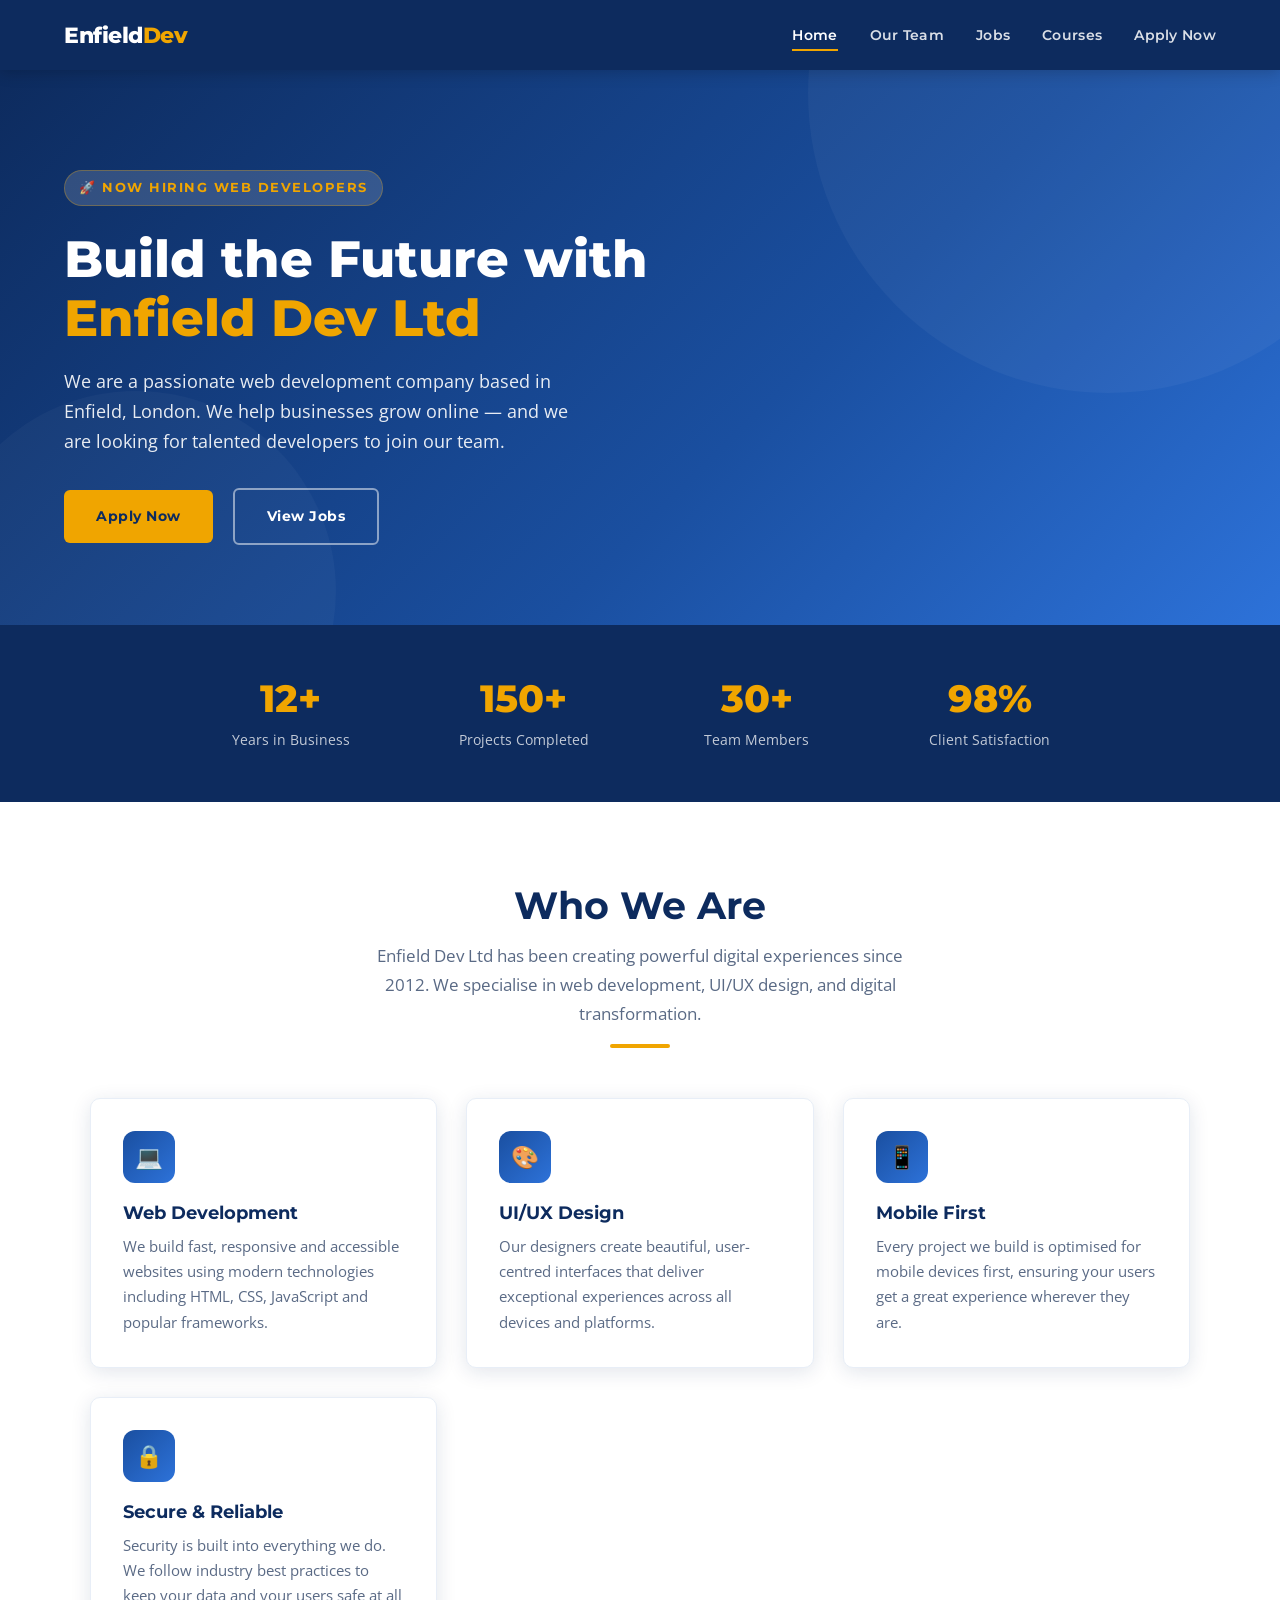
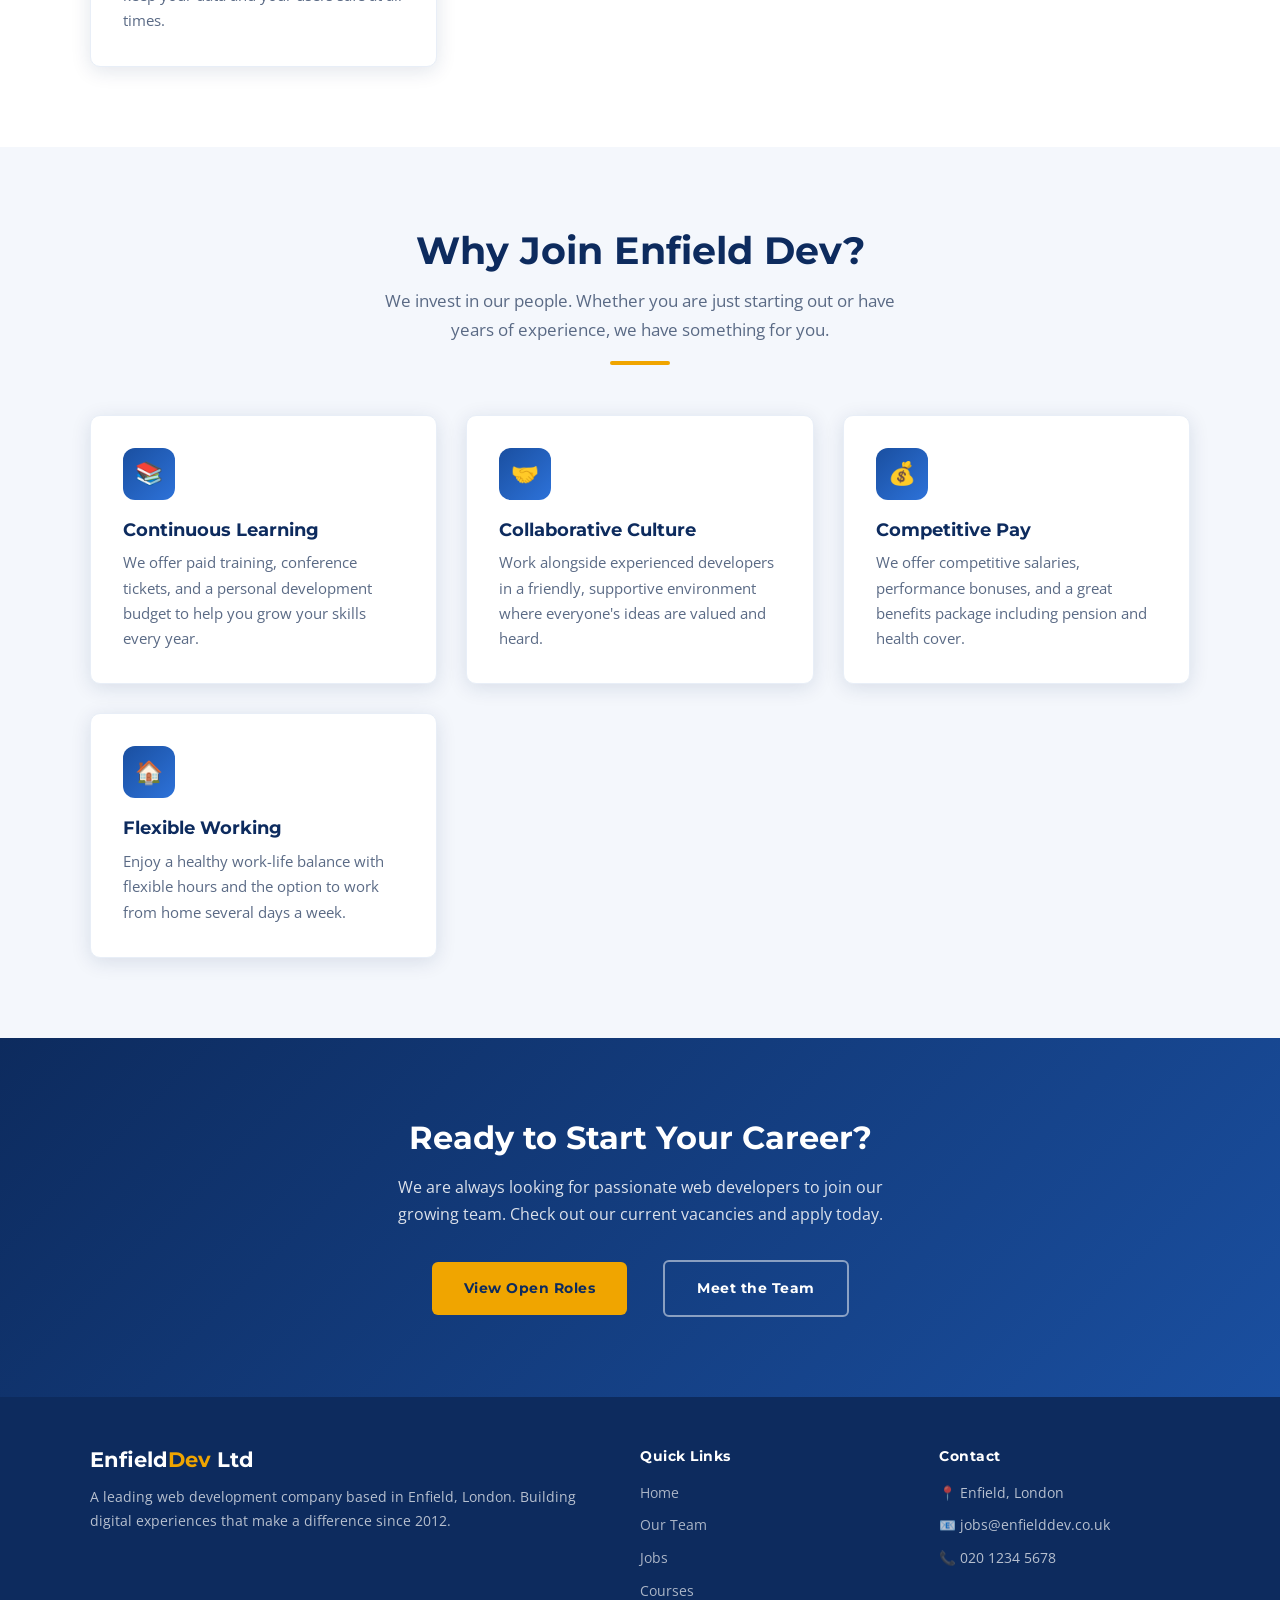
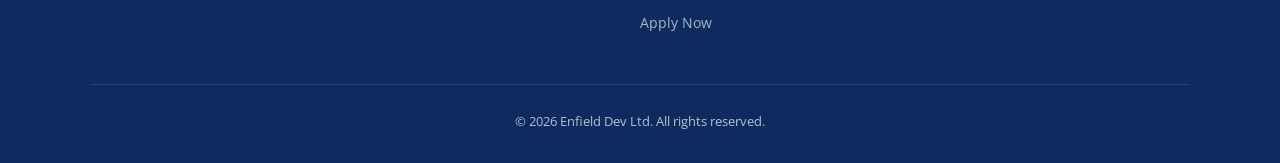
<file: index.html>
<!DOCTYPE html>
<html lang="en">
<head>
  <meta charset="UTF-8">
  <meta name="viewport" content="width=device-width, initial-scale=1.0">
  <title>Enfield Dev Ltd – Home</title>
  <link rel="stylesheet" href="style.css">
</head>
<body>

  <!-- Navigation -->
  <nav>
    <div class="nav-logo">Enfield<span>Dev</span></div>
    <ul class="nav-links">
      <li><a href="index.html" class="active">Home</a></li>
      <li><a href="profiles.html">Our Team</a></li>
      <li><a href="jobs.html">Jobs</a></li>
      <li><a href="courses.html">Courses</a></li>
      <li><a href="apply.html">Apply Now</a></li>
    </ul>
  </nav>

  <!-- Hero Section -->
  <section class="hero">
    <div class="hero-content">
      <div class="hero-tag">🚀 Now Hiring Web Developers</div>
      <h1>Build the Future with <span>Enfield Dev Ltd</span></h1>
      <p>We are a passionate web development company based in Enfield, London. We help businesses grow online — and we are looking for talented developers to join our team.</p>
      <a href="apply.html" class="btn btn-primary">Apply Now</a>
      <a href="jobs.html" class="btn btn-outline">View Jobs</a>
    </div>
  </section>

  <!-- Stats Bar -->
  <div class="stats-bar">
    <div class="stats-grid">
      <div class="stat-item">
        <h3>12+</h3>
        <p>Years in Business</p>
      </div>
      <div class="stat-item">
        <h3>150+</h3>
        <p>Projects Completed</p>
      </div>
      <div class="stat-item">
        <h3>30+</h3>
        <p>Team Members</p>
      </div>
      <div class="stat-item">
        <h3>98%</h3>
        <p>Client Satisfaction</p>
      </div>
    </div>
  </div>

  <!-- About Section -->
  <section class="section">
    <div class="section-header">
      <h2>Who We Are</h2>
      <p>Enfield Dev Ltd has been creating powerful digital experiences since 2012. We specialise in web development, UI/UX design, and digital transformation.</p>
      <div class="section-line"></div>
    </div>
    <div class="card-grid">
      <div class="card">
        <div class="card-icon">💻</div>
        <h3>Web Development</h3>
        <p>We build fast, responsive and accessible websites using modern technologies including HTML, CSS, JavaScript and popular frameworks.</p>
      </div>
      <div class="card">
        <div class="card-icon">🎨</div>
        <h3>UI/UX Design</h3>
        <p>Our designers create beautiful, user-centred interfaces that deliver exceptional experiences across all devices and platforms.</p>
      </div>
      <div class="card">
        <div class="card-icon">📱</div>
        <h3>Mobile First</h3>
        <p>Every project we build is optimised for mobile devices first, ensuring your users get a great experience wherever they are.</p>
      </div>
      <div class="card">
        <div class="card-icon">🔒</div>
        <h3>Secure & Reliable</h3>
        <p>Security is built into everything we do. We follow industry best practices to keep your data and your users safe at all times.</p>
      </div>
    </div>
  </section>

  <!-- Why Join Us -->
  <section class="section section-alt">
    <div class="section-header">
      <h2>Why Join Enfield Dev?</h2>
      <p>We invest in our people. Whether you are just starting out or have years of experience, we have something for you.</p>
      <div class="section-line"></div>
    </div>
    <div class="card-grid">
      <div class="card">
        <div class="card-icon">📚</div>
        <h3>Continuous Learning</h3>
        <p>We offer paid training, conference tickets, and a personal development budget to help you grow your skills every year.</p>
      </div>
      <div class="card">
        <div class="card-icon">🤝</div>
        <h3>Collaborative Culture</h3>
        <p>Work alongside experienced developers in a friendly, supportive environment where everyone's ideas are valued and heard.</p>
      </div>
      <div class="card">
        <div class="card-icon">💰</div>
        <h3>Competitive Pay</h3>
        <p>We offer competitive salaries, performance bonuses, and a great benefits package including pension and health cover.</p>
      </div>
      <div class="card">
        <div class="card-icon">🏠</div>
        <h3>Flexible Working</h3>
        <p>Enjoy a healthy work-life balance with flexible hours and the option to work from home several days a week.</p>
      </div>
    </div>
  </section>

  <!-- CTA Section -->
  <section class="section" style="background: linear-gradient(135deg, var(--navy), var(--blue)); color: white; text-align: center;">
    <h2 style="color: white; font-size: 2rem; margin-bottom: 1rem;">Ready to Start Your Career?</h2>
    <p style="opacity: 0.85; max-width: 500px; margin: 0 auto 2rem;">We are always looking for passionate web developers to join our growing team. Check out our current vacancies and apply today.</p>
    <a href="jobs.html" class="btn btn-primary" style="margin-right: 1rem;">View Open Roles</a>
    <a href="profiles.html" class="btn btn-outline">Meet the Team</a>
  </section>

  <!-- Footer -->
  <footer>
    <div class="footer-grid">
      <div class="footer-brand">
        <h3>Enfield<span>Dev</span> Ltd</h3>
        <p>A leading web development company based in Enfield, London. Building digital experiences that make a difference since 2012.</p>
      </div>
      <div class="footer-col">
        <h4>Quick Links</h4>
        <ul>
          <li><a href="index.html">Home</a></li>
          <li><a href="profiles.html">Our Team</a></li>
          <li><a href="jobs.html">Jobs</a></li>
          <li><a href="courses.html">Courses</a></li>
          <li><a href="apply.html">Apply Now</a></li>
        </ul>
      </div>
      <div class="footer-col">
        <h4>Contact</h4>
        <ul>
          <li>📍 Enfield, London</li>
          <li>📧 jobs@enfielddev.co.uk</li>
          <li>📞 020 1234 5678</li>
        </ul>
      </div>
    </div>
    <div class="footer-bottom">
      <p>© 2026 Enfield Dev Ltd. All rights reserved.</p>
    </div>
  </footer>

</body>
</html>
</file>
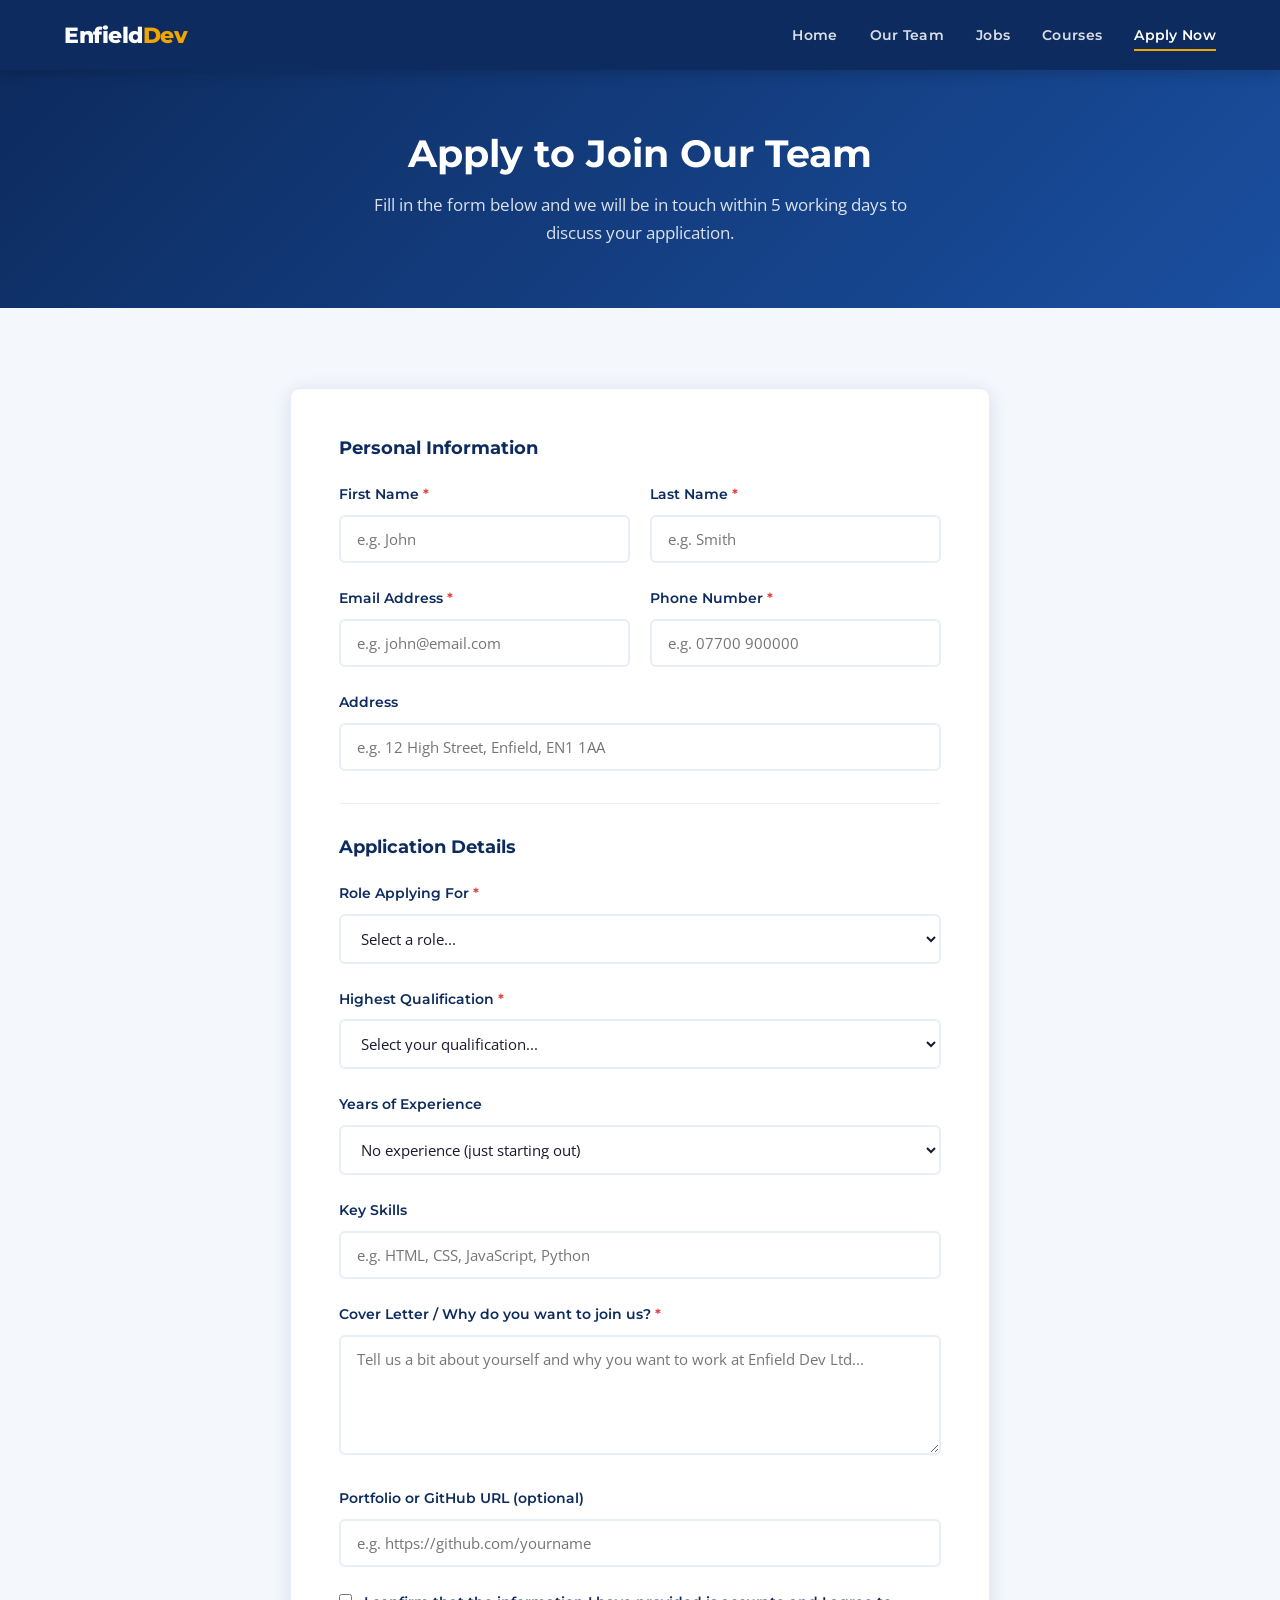
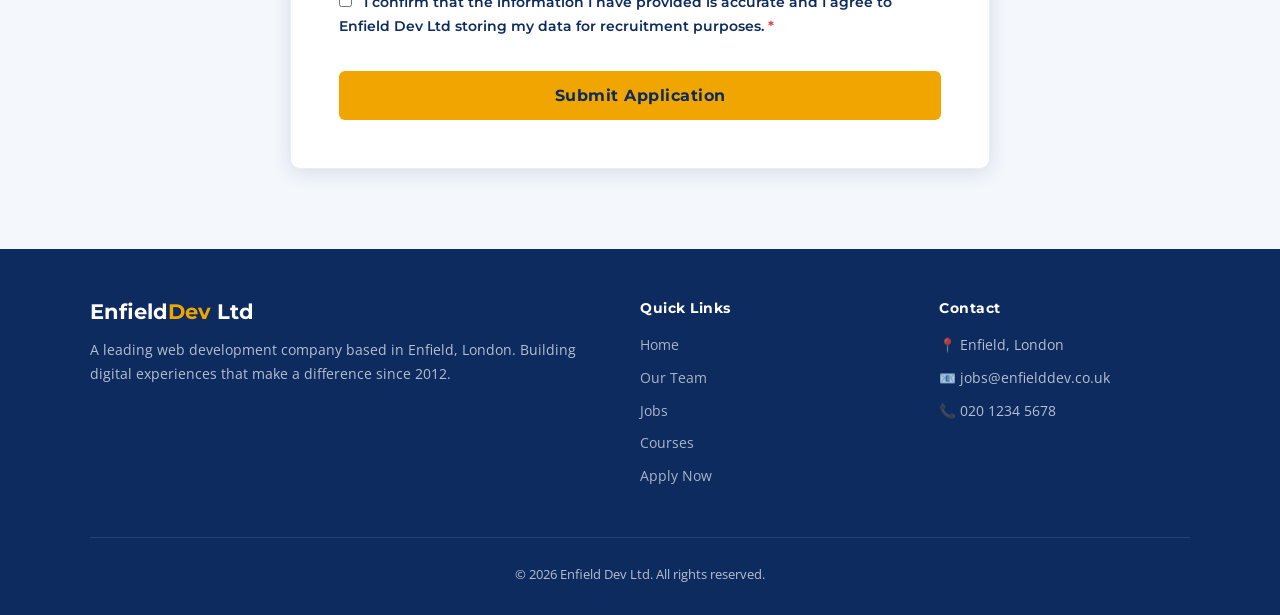
<file: apply.html>
<!DOCTYPE html>
<html lang="en">
<head>
  <meta charset="UTF-8">
  <meta name="viewport" content="width=device-width, initial-scale=1.0">
  <title>Apply – Enfield Dev Ltd</title>
  <link rel="stylesheet" href="style.css">
</head>
<body>

  <nav>
    <div class="nav-logo">Enfield<span>Dev</span></div>
    <ul class="nav-links">
      <li><a href="index.html">Home</a></li>
      <li><a href="profiles.html">Our Team</a></li>
      <li><a href="jobs.html">Jobs</a></li>
      <li><a href="courses.html">Courses</a></li>
      <li><a href="apply.html" class="active">Apply Now</a></li>
    </ul>
  </nav>

  <div class="page-header">
    <h1>Apply to Join Our Team</h1>
    <p>Fill in the form below and we will be in touch within 5 working days to discuss your application.</p>
  </div>

  <section class="section section-alt">
    <div class="form-container">

      <form action="#" method="POST">

        <h3 style="color: var(--navy); margin-bottom: 1.5rem; font-size: 1.1rem;">Personal Information</h3>

        <div class="form-row">
          <div class="form-group">
            <label for="firstName">First Name <span>*</span></label>
            <input type="text" id="firstName" name="firstName" placeholder="e.g. John" required>
          </div>
          <div class="form-group">
            <label for="lastName">Last Name <span>*</span></label>
            <input type="text" id="lastName" name="lastName" placeholder="e.g. Smith" required>
          </div>
        </div>

        <div class="form-row">
          <div class="form-group">
            <label for="email">Email Address <span>*</span></label>
            <input type="email" id="email" name="email" placeholder="e.g. john@email.com" required>
          </div>
          <div class="form-group">
            <label for="phone">Phone Number <span>*</span></label>
            <input type="tel" id="phone" name="phone" placeholder="e.g. 07700 900000" required>
          </div>
        </div>

        <div class="form-group">
          <label for="address">Address</label>
          <input type="text" id="address" name="address" placeholder="e.g. 12 High Street, Enfield, EN1 1AA">
        </div>

        <hr style="border: none; border-top: 1px solid var(--light-grey); margin: 2rem 0;">

        <h3 style="color: var(--navy); margin-bottom: 1.5rem; font-size: 1.1rem;">Application Details</h3>

        <div class="form-group">
          <label for="role">Role Applying For <span>*</span></label>
          <select id="role" name="role" required>
            <option value="" disabled selected>Select a role...</option>
            <option value="junior-frontend">Junior Front-End Developer</option>
            <option value="trainee-dev">Trainee Web Developer</option>
            <option value="junior-fullstack">Junior Full-Stack Developer</option>
            <option value="design-intern">Web Design Intern</option>
          </select>
        </div>

        <div class="form-group">
          <label for="qualification">Highest Qualification <span>*</span></label>
          <select id="qualification" name="qualification" required>
            <option value="" disabled selected>Select your qualification...</option>
            <option value="gcse">GCSEs</option>
            <option value="btec-l2">BTEC Level 2</option>
            <option value="btec-l3">BTEC Level 3</option>
            <option value="a-level">A Levels</option>
            <option value="degree">University Degree</option>
            <option value="bootcamp">Coding Bootcamp</option>
            <option value="other">Other</option>
          </select>
        </div>

        <div class="form-group">
          <label for="experience">Years of Experience</label>
          <select id="experience" name="experience">
            <option value="0">No experience (just starting out)</option>
            <option value="1">Less than 1 year</option>
            <option value="2">1–2 years</option>
            <option value="3">3–5 years</option>
            <option value="4">5+ years</option>
          </select>
        </div>

        <div class="form-group">
          <label for="skills">Key Skills</label>
          <input type="text" id="skills" name="skills" placeholder="e.g. HTML, CSS, JavaScript, Python">
        </div>

        <div class="form-group">
          <label for="coverLetter">Cover Letter / Why do you want to join us? <span>*</span></label>
          <textarea id="coverLetter" name="coverLetter" placeholder="Tell us a bit about yourself and why you want to work at Enfield Dev Ltd..." required></textarea>
        </div>

        <div class="form-group">
          <label for="portfolio">Portfolio or GitHub URL (optional)</label>
          <input type="url" id="portfolio" name="portfolio" placeholder="e.g. https://github.com/yourname">
        </div>

        <div class="form-group">
          <label>
            <input type="checkbox" name="consent" required style="width: auto; margin-right: 8px;">
            I confirm that the information I have provided is accurate and I agree to Enfield Dev Ltd storing my data for recruitment purposes. <span>*</span>
          </label>
        </div>

        <div class="form-submit">
          <button type="submit" class="btn btn-primary" style="color: var(--navy);">Submit Application</button>
        </div>

      </form>

    </div>
  </section>

  <footer>
    <div class="footer-grid">
      <div class="footer-brand">
        <h3>Enfield<span>Dev</span> Ltd</h3>
        <p>A leading web development company based in Enfield, London. Building digital experiences that make a difference since 2012.</p>
      </div>
      <div class="footer-col">
        <h4>Quick Links</h4>
        <ul>
          <li><a href="index.html">Home</a></li>
          <li><a href="profiles.html">Our Team</a></li>
          <li><a href="jobs.html">Jobs</a></li>
          <li><a href="courses.html">Courses</a></li>
          <li><a href="apply.html">Apply Now</a></li>
        </ul>
      </div>
      <div class="footer-col">
        <h4>Contact</h4>
        <ul>
          <li>📍 Enfield, London</li>
          <li>📧 jobs@enfielddev.co.uk</li>
          <li>📞 020 1234 5678</li>
        </ul>
      </div>
    </div>
    <div class="footer-bottom">
      <p>© 2026 Enfield Dev Ltd. All rights reserved.</p>
    </div>
  </footer>

</body>
</html>
</file>
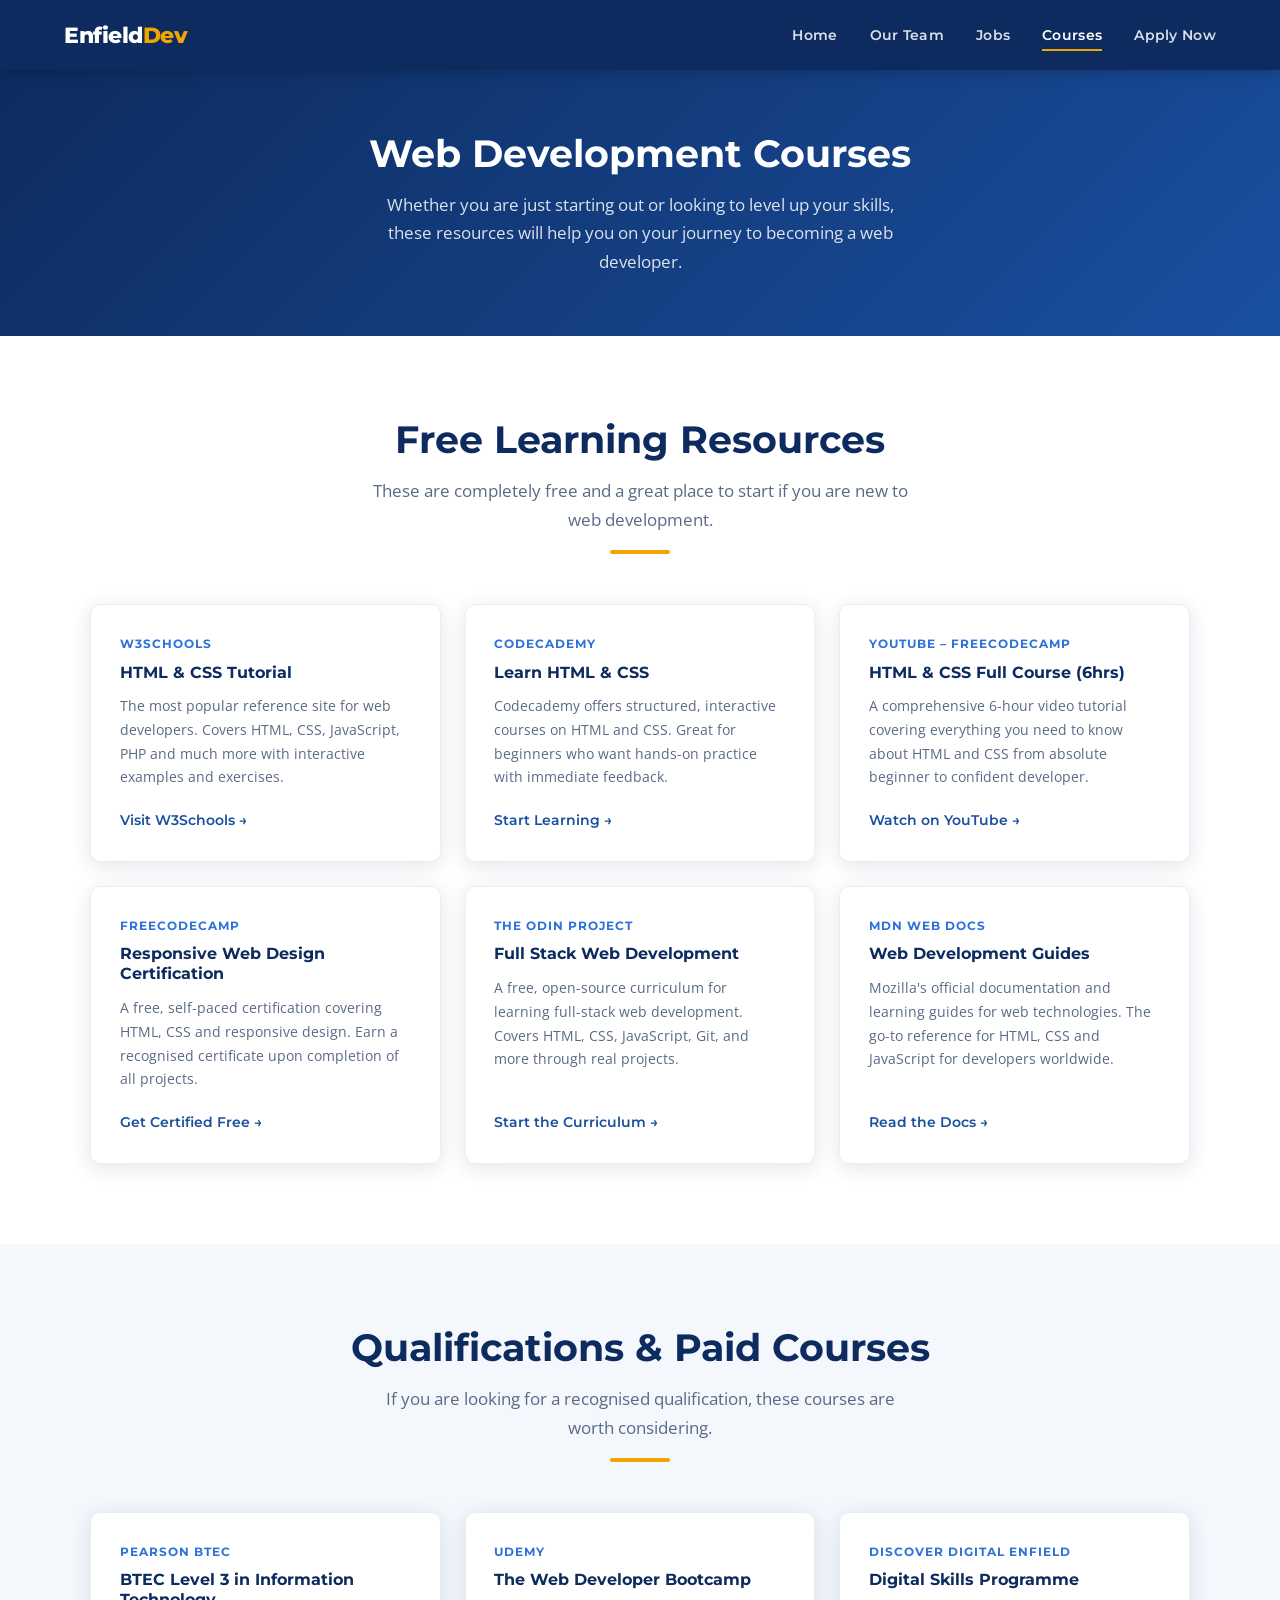
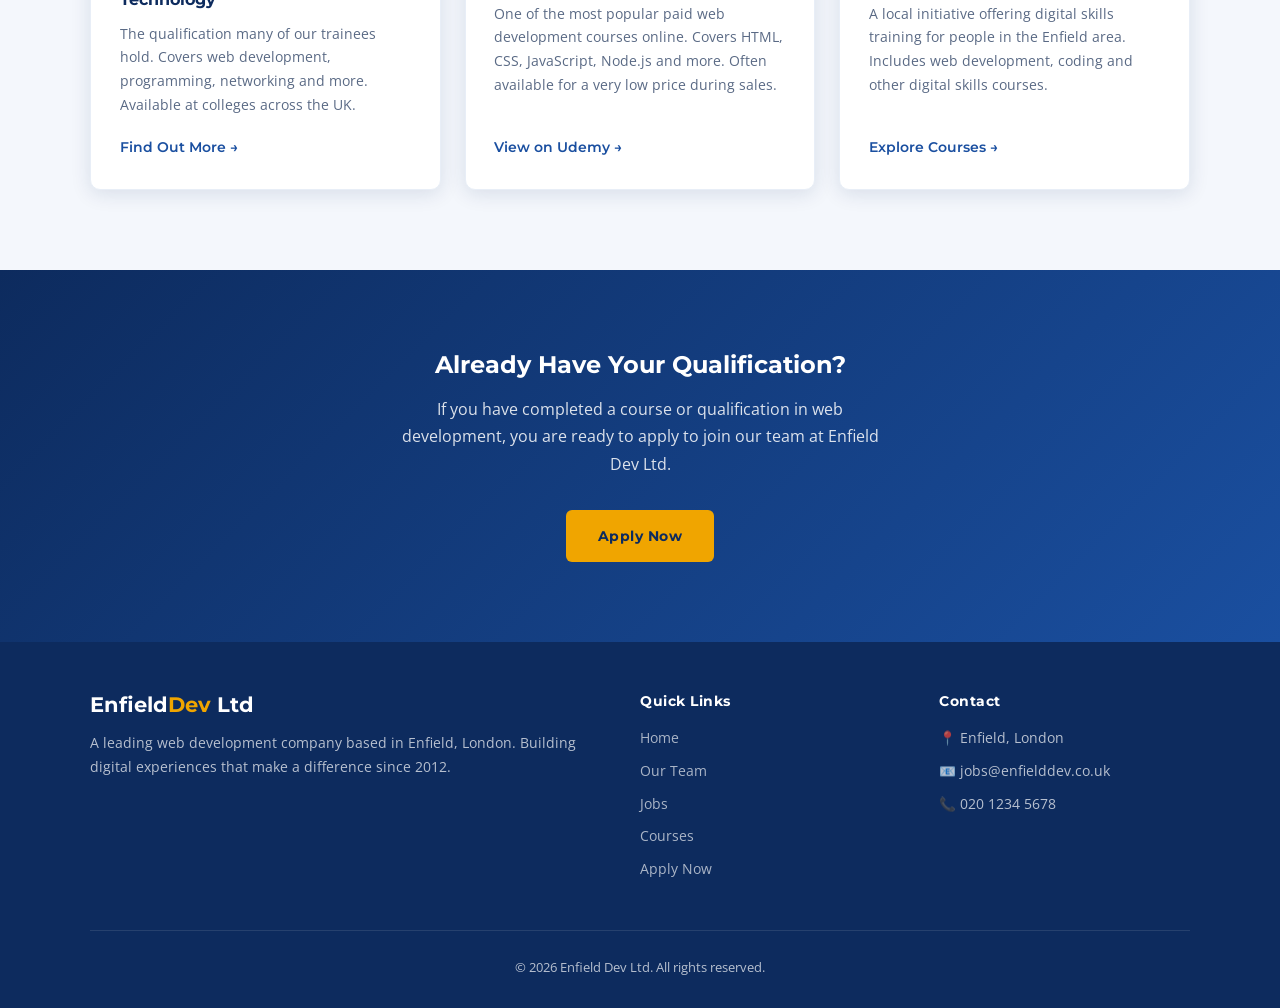
<file: courses.html>
<!DOCTYPE html>
<html lang="en">
<head>
  <meta charset="UTF-8">
  <meta name="viewport" content="width=device-width, initial-scale=1.0">
  <title>Courses – Enfield Dev Ltd</title>
  <link rel="stylesheet" href="style.css">
</head>
<body>

  <nav>
    <div class="nav-logo">Enfield<span>Dev</span></div>
    <ul class="nav-links">
      <li><a href="index.html">Home</a></li>
      <li><a href="profiles.html">Our Team</a></li>
      <li><a href="jobs.html">Jobs</a></li>
      <li><a href="courses.html" class="active">Courses</a></li>
      <li><a href="apply.html">Apply Now</a></li>
    </ul>
  </nav>

  <div class="page-header">
    <h1>Web Development Courses</h1>
    <p>Whether you are just starting out or looking to level up your skills, these resources will help you on your journey to becoming a web developer.</p>
  </div>

  <!-- Free Courses -->
  <section class="section">
    <div class="section-header">
      <h2>Free Learning Resources</h2>
      <p>These are completely free and a great place to start if you are new to web development.</p>
      <div class="section-line"></div>
    </div>
    <div class="course-grid">

      <div class="course-card">
        <div class="course-provider">W3Schools</div>
        <h3>HTML & CSS Tutorial</h3>
        <p>The most popular reference site for web developers. Covers HTML, CSS, JavaScript, PHP and much more with interactive examples and exercises.</p>
        <a href="https://www.w3schools.com" target="_blank" class="course-link">Visit W3Schools →</a>
      </div>

      <div class="course-card">
        <div class="course-provider">Codecademy</div>
        <h3>Learn HTML & CSS</h3>
        <p>Codecademy offers structured, interactive courses on HTML and CSS. Great for beginners who want hands-on practice with immediate feedback.</p>
        <a href="https://www.codecademy.com/catalog/language/html-css" target="_blank" class="course-link">Start Learning →</a>
      </div>

      <div class="course-card">
        <div class="course-provider">YouTube – freeCodeCamp</div>
        <h3>HTML & CSS Full Course (6hrs)</h3>
        <p>A comprehensive 6-hour video tutorial covering everything you need to know about HTML and CSS from absolute beginner to confident developer.</p>
        <a href="https://www.youtube.com/watch?v=G3e-cpL7ofc" target="_blank" class="course-link">Watch on YouTube →</a>
      </div>

      <div class="course-card">
        <div class="course-provider">freeCodeCamp</div>
        <h3>Responsive Web Design Certification</h3>
        <p>A free, self-paced certification covering HTML, CSS and responsive design. Earn a recognised certificate upon completion of all projects.</p>
        <a href="https://www.freecodecamp.org" target="_blank" class="course-link">Get Certified Free →</a>
      </div>

      <div class="course-card">
        <div class="course-provider">The Odin Project</div>
        <h3>Full Stack Web Development</h3>
        <p>A free, open-source curriculum for learning full-stack web development. Covers HTML, CSS, JavaScript, Git, and more through real projects.</p>
        <a href="https://www.theodinproject.com" target="_blank" class="course-link">Start the Curriculum →</a>
      </div>

      <div class="course-card">
        <div class="course-provider">MDN Web Docs</div>
        <h3>Web Development Guides</h3>
        <p>Mozilla's official documentation and learning guides for web technologies. The go-to reference for HTML, CSS and JavaScript for developers worldwide.</p>
        <a href="https://developer.mozilla.org" target="_blank" class="course-link">Read the Docs →</a>
      </div>

    </div>
  </section>

  <!-- Paid / Qualifications -->
  <section class="section section-alt">
    <div class="section-header">
      <h2>Qualifications & Paid Courses</h2>
      <p>If you are looking for a recognised qualification, these courses are worth considering.</p>
      <div class="section-line"></div>
    </div>
    <div class="course-grid">

      <div class="course-card">
        <div class="course-provider">Pearson BTEC</div>
        <h3>BTEC Level 3 in Information Technology</h3>
        <p>The qualification many of our trainees hold. Covers web development, programming, networking and more. Available at colleges across the UK.</p>
        <a href="https://qualifications.pearson.com" target="_blank" class="course-link">Find Out More →</a>
      </div>

      <div class="course-card">
        <div class="course-provider">Udemy</div>
        <h3>The Web Developer Bootcamp</h3>
        <p>One of the most popular paid web development courses online. Covers HTML, CSS, JavaScript, Node.js and more. Often available for a very low price during sales.</p>
        <a href="https://www.udemy.com" target="_blank" class="course-link">View on Udemy →</a>
      </div>

      <div class="course-card">
        <div class="course-provider">Discover Digital Enfield</div>
        <h3>Digital Skills Programme</h3>
        <p>A local initiative offering digital skills training for people in the Enfield area. Includes web development, coding and other digital skills courses.</p>
        <a href="https://www.discoverdigitalenfield.co.uk" target="_blank" class="course-link">Explore Courses →</a>
      </div>

    </div>
  </section>

  <!-- Tip Banner -->
  <section class="section" style="background: linear-gradient(135deg, var(--navy), var(--blue)); text-align: center; color: white;">
    <h2 style="color: white; margin-bottom: 1rem;">Already Have Your Qualification?</h2>
    <p style="opacity: 0.85; max-width: 500px; margin: 0 auto 2rem;">If you have completed a course or qualification in web development, you are ready to apply to join our team at Enfield Dev Ltd.</p>
    <a href="apply.html" class="btn btn-primary" style="color: var(--navy);">Apply Now</a>
  </section>

  <footer>
    <div class="footer-grid">
      <div class="footer-brand">
        <h3>Enfield<span>Dev</span> Ltd</h3>
        <p>A leading web development company based in Enfield, London. Building digital experiences that make a difference since 2012.</p>
      </div>
      <div class="footer-col">
        <h4>Quick Links</h4>
        <ul>
          <li><a href="index.html">Home</a></li>
          <li><a href="profiles.html">Our Team</a></li>
          <li><a href="jobs.html">Jobs</a></li>
          <li><a href="courses.html">Courses</a></li>
          <li><a href="apply.html">Apply Now</a></li>
        </ul>
      </div>
      <div class="footer-col">
        <h4>Contact</h4>
        <ul>
          <li>📍 Enfield, London</li>
          <li>📧 jobs@enfielddev.co.uk</li>
          <li>📞 020 1234 5678</li>
        </ul>
      </div>
    </div>
    <div class="footer-bottom">
      <p>© 2026 Enfield Dev Ltd. All rights reserved.</p>
    </div>
  </footer>

</body>
</html>
</file>
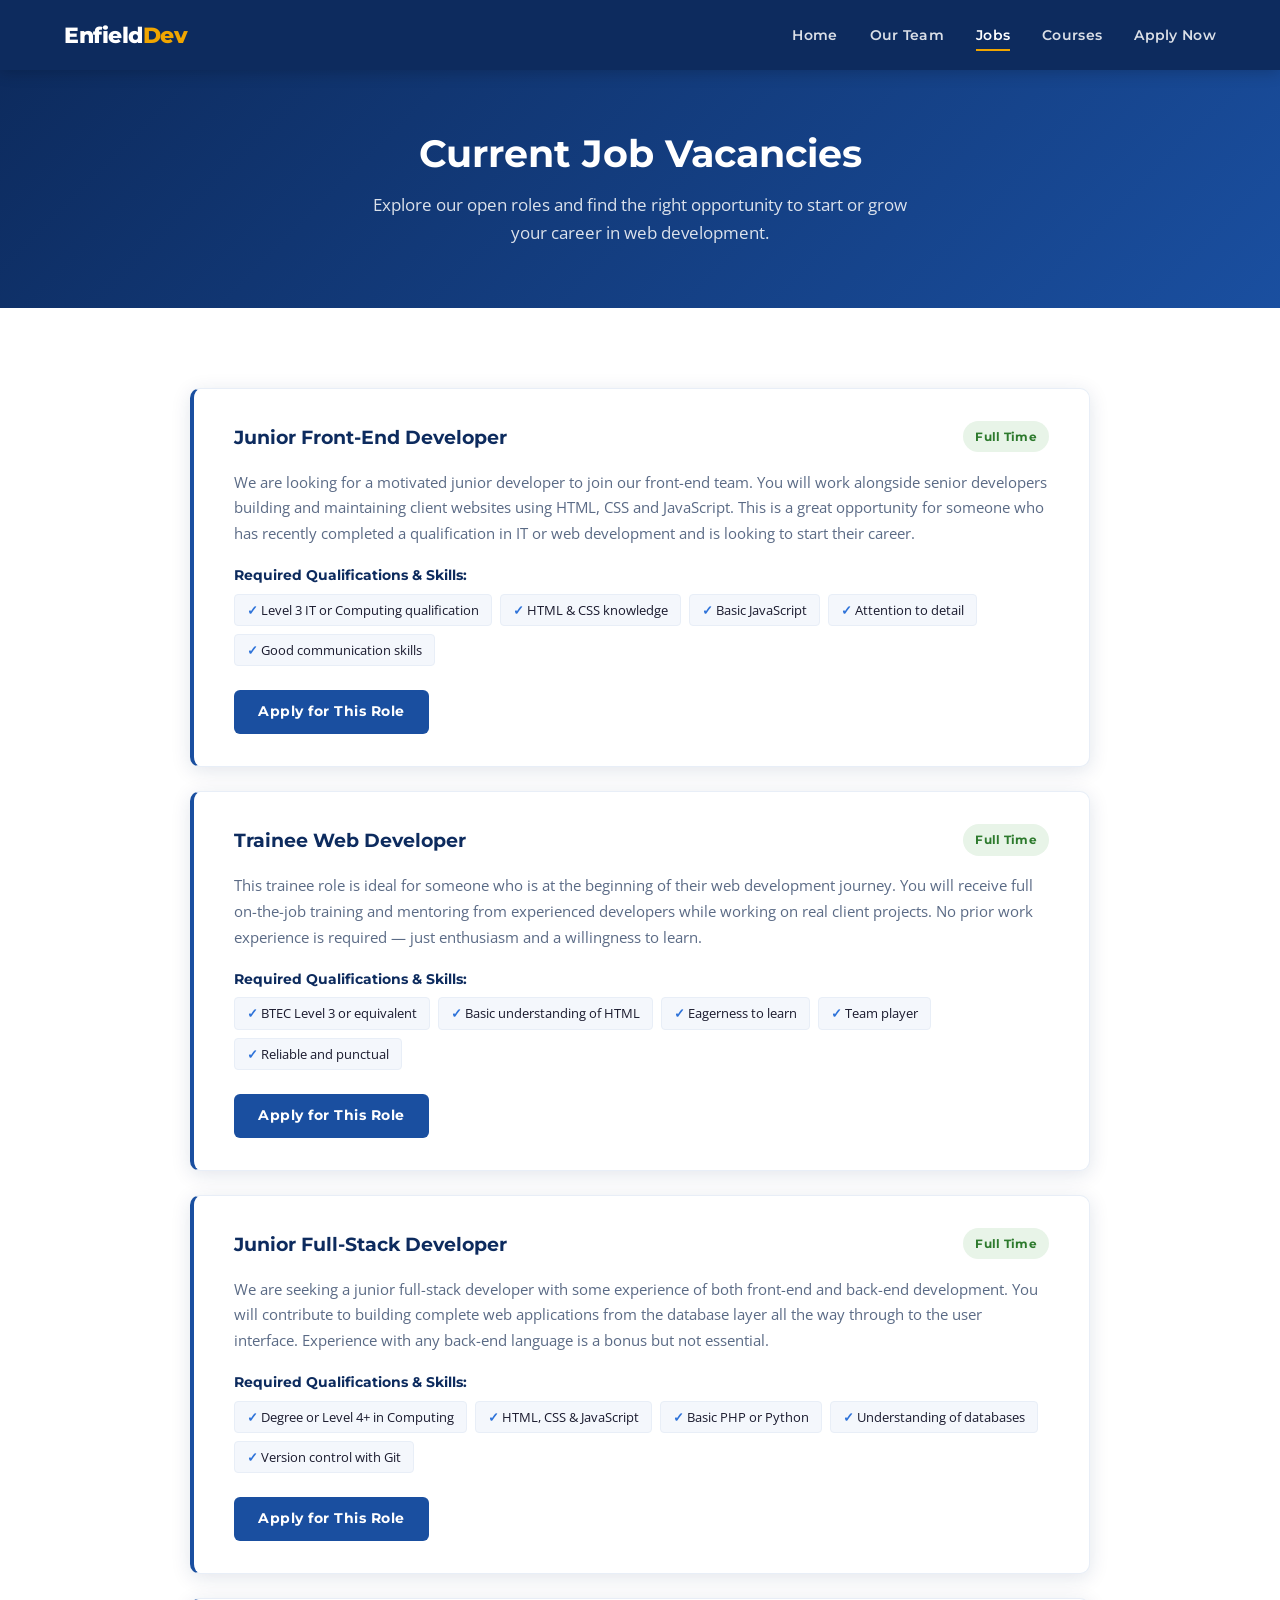
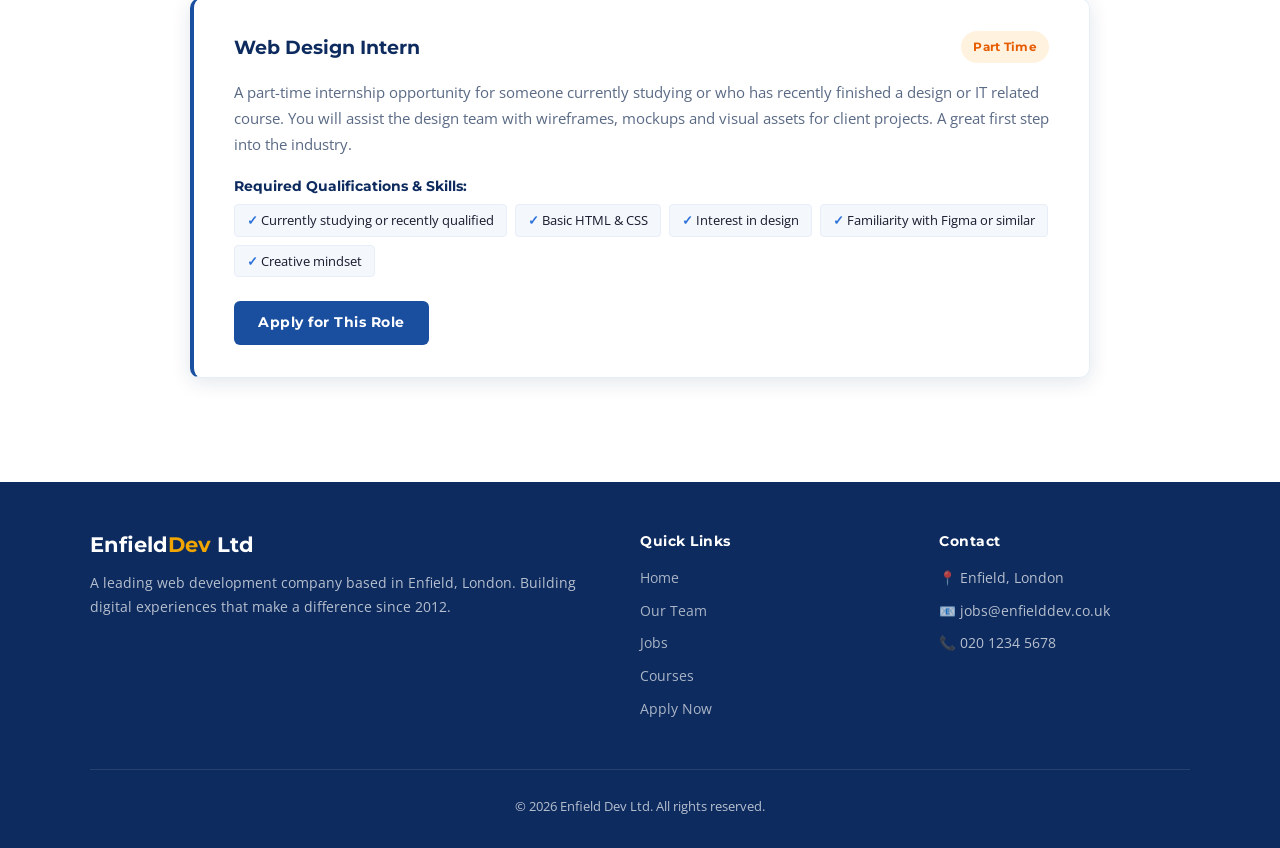
<file: jobs.html>
<!DOCTYPE html>
<html lang="en">
<head>
  <meta charset="UTF-8">
  <meta name="viewport" content="width=device-width, initial-scale=1.0">
  <title>Jobs – Enfield Dev Ltd</title>
  <link rel="stylesheet" href="style.css">
</head>
<body>

  <nav>
    <div class="nav-logo">Enfield<span>Dev</span></div>
    <ul class="nav-links">
      <li><a href="index.html">Home</a></li>
      <li><a href="profiles.html">Our Team</a></li>
      <li><a href="jobs.html" class="active">Jobs</a></li>
      <li><a href="courses.html">Courses</a></li>
      <li><a href="apply.html">Apply Now</a></li>
    </ul>
  </nav>

  <div class="page-header">
    <h1>Current Job Vacancies</h1>
    <p>Explore our open roles and find the right opportunity to start or grow your career in web development.</p>
  </div>

  <section class="section">

    <div class="job-card">
      <div class="job-header">
        <div class="job-title">Junior Front-End Developer</div>
        <span class="job-badge full">Full Time</span>
      </div>
      <p class="job-desc">We are looking for a motivated junior developer to join our front-end team. You will work alongside senior developers building and maintaining client websites using HTML, CSS and JavaScript. This is a great opportunity for someone who has recently completed a qualification in IT or web development and is looking to start their career.</p>
      <div class="job-requirements">
        <h4>Required Qualifications & Skills:</h4>
        <ul>
          <li>Level 3 IT or Computing qualification</li>
          <li>HTML & CSS knowledge</li>
          <li>Basic JavaScript</li>
          <li>Attention to detail</li>
          <li>Good communication skills</li>
        </ul>
      </div>
      <div style="margin-top: 1.5rem;">
        <a href="apply.html" class="btn btn-blue" style="font-size: 0.88rem; padding: 10px 24px;">Apply for This Role</a>
      </div>
    </div>

    <div class="job-card">
      <div class="job-header">
        <div class="job-title">Trainee Web Developer</div>
        <span class="job-badge full">Full Time</span>
      </div>
      <p class="job-desc">This trainee role is ideal for someone who is at the beginning of their web development journey. You will receive full on-the-job training and mentoring from experienced developers while working on real client projects. No prior work experience is required — just enthusiasm and a willingness to learn.</p>
      <div class="job-requirements">
        <h4>Required Qualifications & Skills:</h4>
        <ul>
          <li>BTEC Level 3 or equivalent</li>
          <li>Basic understanding of HTML</li>
          <li>Eagerness to learn</li>
          <li>Team player</li>
          <li>Reliable and punctual</li>
        </ul>
      </div>
      <div style="margin-top: 1.5rem;">
        <a href="apply.html" class="btn btn-blue" style="font-size: 0.88rem; padding: 10px 24px;">Apply for This Role</a>
      </div>
    </div>

    <div class="job-card">
      <div class="job-header">
        <div class="job-title">Junior Full-Stack Developer</div>
        <span class="job-badge full">Full Time</span>
      </div>
      <p class="job-desc">We are seeking a junior full-stack developer with some experience of both front-end and back-end development. You will contribute to building complete web applications from the database layer all the way through to the user interface. Experience with any back-end language is a bonus but not essential.</p>
      <div class="job-requirements">
        <h4>Required Qualifications & Skills:</h4>
        <ul>
          <li>Degree or Level 4+ in Computing</li>
          <li>HTML, CSS & JavaScript</li>
          <li>Basic PHP or Python</li>
          <li>Understanding of databases</li>
          <li>Version control with Git</li>
        </ul>
      </div>
      <div style="margin-top: 1.5rem;">
        <a href="apply.html" class="btn btn-blue" style="font-size: 0.88rem; padding: 10px 24px;">Apply for This Role</a>
      </div>
    </div>

    <div class="job-card">
      <div class="job-header">
        <div class="job-title">Web Design Intern</div>
        <span class="job-badge part">Part Time</span>
      </div>
      <p class="job-desc">A part-time internship opportunity for someone currently studying or who has recently finished a design or IT related course. You will assist the design team with wireframes, mockups and visual assets for client projects. A great first step into the industry.</p>
      <div class="job-requirements">
        <h4>Required Qualifications & Skills:</h4>
        <ul>
          <li>Currently studying or recently qualified</li>
          <li>Basic HTML & CSS</li>
          <li>Interest in design</li>
          <li>Familiarity with Figma or similar</li>
          <li>Creative mindset</li>
        </ul>
      </div>
      <div style="margin-top: 1.5rem;">
        <a href="apply.html" class="btn btn-blue" style="font-size: 0.88rem; padding: 10px 24px;">Apply for This Role</a>
      </div>
    </div>

  </section>

  <footer>
    <div class="footer-grid">
      <div class="footer-brand">
        <h3>Enfield<span>Dev</span> Ltd</h3>
        <p>A leading web development company based in Enfield, London. Building digital experiences that make a difference since 2012.</p>
      </div>
      <div class="footer-col">
        <h4>Quick Links</h4>
        <ul>
          <li><a href="index.html">Home</a></li>
          <li><a href="profiles.html">Our Team</a></li>
          <li><a href="jobs.html">Jobs</a></li>
          <li><a href="courses.html">Courses</a></li>
          <li><a href="apply.html">Apply Now</a></li>
        </ul>
      </div>
      <div class="footer-col">
        <h4>Contact</h4>
        <ul>
          <li>📍 Enfield, London</li>
          <li>📧 jobs@enfielddev.co.uk</li>
          <li>📞 020 1234 5678</li>
        </ul>
      </div>
    </div>
    <div class="footer-bottom">
      <p>© 2026 Enfield Dev Ltd. All rights reserved.</p>
    </div>
  </footer>

</body>
</html>
</file>
<file: style.css>
/* ============================================
   Enfield Dev Ltd - Main Stylesheet
   ============================================ */

/* Google Fonts */
@import url('https://fonts.googleapis.com/css2?family=Montserrat:wght@400;600;700;800&family=Open+Sans:wght@400;500;600&display=swap');

/* CSS Variables */
:root {
  --navy: #0d2b5e;
  --blue: #1a4fa0;
  --light-blue: #2d72d9;
  --accent: #f0a500;
  --white: #ffffff;
  --off-white: #f4f7fc;
  --light-grey: #e8eef7;
  --text-dark: #1a1a2e;
  --text-grey: #5a6a85;
  --shadow: 0 4px 20px rgba(13, 43, 94, 0.12);
  --shadow-hover: 0 8px 32px rgba(13, 43, 94, 0.22);
  --radius: 10px;
  --transition: all 0.3s ease;
}

/* Reset */
*, *::before, *::after { box-sizing: border-box; margin: 0; padding: 0; }

html { scroll-behavior: smooth; }

body {
  font-family: 'Open Sans', sans-serif;
  color: var(--text-dark);
  background: var(--white);
  line-height: 1.7;
}

/* ── Typography ── */
h1, h2, h3, h4 {
  font-family: 'Montserrat', sans-serif;
  font-weight: 700;
  line-height: 1.25;
}

a { text-decoration: none; color: inherit; }

/* ── Navigation ── */
nav {
  background: var(--navy);
  padding: 0 5%;
  display: flex;
  align-items: center;
  justify-content: space-between;
  height: 70px;
  position: sticky;
  top: 0;
  z-index: 100;
  box-shadow: 0 2px 15px rgba(0,0,0,0.2);
}

.nav-logo {
  font-family: 'Montserrat', sans-serif;
  font-weight: 800;
  font-size: 1.4rem;
  color: var(--white);
  letter-spacing: -0.5px;
}

.nav-logo span { color: var(--accent); }

.nav-links {
  display: flex;
  list-style: none;
  gap: 2rem;
}

.nav-links a {
  color: rgba(255,255,255,0.85);
  font-size: 0.9rem;
  font-weight: 600;
  font-family: 'Montserrat', sans-serif;
  letter-spacing: 0.3px;
  transition: var(--transition);
  padding: 5px 0;
  border-bottom: 2px solid transparent;
}

.nav-links a:hover,
.nav-links a.active {
  color: var(--white);
  border-bottom-color: var(--accent);
}

/* ── Hero ── */
.hero {
  background: linear-gradient(135deg, var(--navy) 0%, var(--blue) 60%, var(--light-blue) 100%);
  color: var(--white);
  padding: 100px 5% 80px;
  position: relative;
  overflow: hidden;
}

.hero::before {
  content: '';
  position: absolute;
  top: -50%;
  right: -10%;
  width: 600px;
  height: 600px;
  background: rgba(255,255,255,0.04);
  border-radius: 50%;
}

.hero::after {
  content: '';
  position: absolute;
  bottom: -30%;
  left: -5%;
  width: 400px;
  height: 400px;
  background: rgba(255,255,255,0.03);
  border-radius: 50%;
}

.hero-content { max-width: 650px; position: relative; z-index: 1; }

.hero-tag {
  display: inline-block;
  background: rgba(255,255,255,0.15);
  color: var(--accent);
  font-size: 0.8rem;
  font-weight: 700;
  font-family: 'Montserrat', sans-serif;
  letter-spacing: 1.5px;
  text-transform: uppercase;
  padding: 6px 14px;
  border-radius: 20px;
  margin-bottom: 1.5rem;
  border: 1px solid rgba(240,165,0,0.3);
}

.hero h1 {
  font-size: clamp(2.2rem, 4vw, 3.2rem);
  font-weight: 800;
  margin-bottom: 1.2rem;
  line-height: 1.15;
}

.hero h1 span { color: var(--accent); }

.hero p {
  font-size: 1.1rem;
  opacity: 0.9;
  margin-bottom: 2rem;
  max-width: 520px;
}

.btn {
  display: inline-block;
  padding: 14px 32px;
  border-radius: 6px;
  font-family: 'Montserrat', sans-serif;
  font-weight: 700;
  font-size: 0.9rem;
  letter-spacing: 0.5px;
  transition: var(--transition);
  cursor: pointer;
  border: none;
}

.btn-primary {
  background: var(--accent);
  color: var(--navy);
}

.btn-primary:hover {
  background: #ffb820;
  transform: translateY(-2px);
  box-shadow: 0 6px 20px rgba(240,165,0,0.4);
}

.btn-outline {
  background: transparent;
  color: var(--white);
  border: 2px solid rgba(255,255,255,0.5);
  margin-left: 1rem;
}

.btn-outline:hover {
  background: rgba(255,255,255,0.1);
  border-color: var(--white);
  transform: translateY(-2px);
}

.btn-blue {
  background: var(--blue);
  color: var(--white);
}

.btn-blue:hover {
  background: var(--light-blue);
  transform: translateY(-2px);
  box-shadow: var(--shadow-hover);
}

/* ── Section ── */
.section {
  padding: 80px 5%;
}

.section-alt { background: var(--off-white); }

.section-header {
  text-align: center;
  margin-bottom: 50px;
}

.section-header h2 {
  font-size: clamp(1.8rem, 3vw, 2.4rem);
  color: var(--navy);
  margin-bottom: 0.8rem;
}

.section-header p {
  color: var(--text-grey);
  font-size: 1.05rem;
  max-width: 550px;
  margin: 0 auto;
}

.section-line {
  width: 60px;
  height: 4px;
  background: var(--accent);
  margin: 1rem auto 0;
  border-radius: 2px;
}

/* ── Cards ── */
.card-grid {
  display: grid;
  grid-template-columns: repeat(auto-fit, minmax(260px, 1fr));
  gap: 1.8rem;
  max-width: 1100px;
  margin: 0 auto;
}

.card {
  background: var(--white);
  border-radius: var(--radius);
  padding: 2rem;
  box-shadow: var(--shadow);
  transition: var(--transition);
  border: 1px solid var(--light-grey);
}

.card:hover {
  transform: translateY(-5px);
  box-shadow: var(--shadow-hover);
}

.card-icon {
  width: 52px;
  height: 52px;
  background: linear-gradient(135deg, var(--blue), var(--light-blue));
  border-radius: 12px;
  display: flex;
  align-items: center;
  justify-content: center;
  font-size: 1.4rem;
  margin-bottom: 1.2rem;
}

.card h3 {
  font-size: 1.1rem;
  color: var(--navy);
  margin-bottom: 0.6rem;
}

.card p {
  color: var(--text-grey);
  font-size: 0.93rem;
}

/* ── Profile Cards ── */
.profile-grid {
  display: grid;
  grid-template-columns: repeat(auto-fit, minmax(240px, 1fr));
  gap: 2rem;
  max-width: 1100px;
  margin: 0 auto;
}

.profile-card {
  background: var(--white);
  border-radius: var(--radius);
  overflow: hidden;
  box-shadow: var(--shadow);
  transition: var(--transition);
  border: 1px solid var(--light-grey);
  text-align: center;
}

.profile-card:hover {
  transform: translateY(-5px);
  box-shadow: var(--shadow-hover);
}

.profile-img {
  width: 100%;
  height: 200px;
  object-fit: cover;
  background: linear-gradient(135deg, var(--navy), var(--light-blue));
  display: flex;
  align-items: center;
  justify-content: center;
  font-size: 4rem;
  color: rgba(255,255,255,0.3);
}

.profile-avatar {
  width: 100%;
  height: 200px;
  background: linear-gradient(135deg, var(--navy), var(--light-blue));
  display: flex;
  align-items: center;
  justify-content: center;
  font-size: 5rem;
}

.profile-info { padding: 1.5rem; }

.profile-info h3 {
  color: var(--navy);
  font-size: 1.1rem;
  margin-bottom: 0.3rem;
}

.profile-role {
  color: var(--light-blue);
  font-size: 0.85rem;
  font-weight: 600;
  font-family: 'Montserrat', sans-serif;
  margin-bottom: 0.8rem;
}

.profile-info p {
  color: var(--text-grey);
  font-size: 0.88rem;
  line-height: 1.6;
}

.profile-tags {
  display: flex;
  flex-wrap: wrap;
  gap: 6px;
  justify-content: center;
  margin-top: 1rem;
}

.tag {
  background: var(--light-grey);
  color: var(--blue);
  font-size: 0.75rem;
  font-weight: 600;
  font-family: 'Montserrat', sans-serif;
  padding: 4px 10px;
  border-radius: 20px;
}

/* ── Job Cards ── */
.job-card {
  background: var(--white);
  border-radius: var(--radius);
  padding: 2rem 2.5rem;
  box-shadow: var(--shadow);
  border: 1px solid var(--light-grey);
  margin-bottom: 1.5rem;
  max-width: 900px;
  margin-left: auto;
  margin-right: auto;
  transition: var(--transition);
  border-left: 4px solid var(--blue);
}

.job-card:hover {
  box-shadow: var(--shadow-hover);
  border-left-color: var(--accent);
}

.job-header {
  display: flex;
  justify-content: space-between;
  align-items: flex-start;
  margin-bottom: 1rem;
  flex-wrap: wrap;
  gap: 1rem;
}

.job-title {
  font-size: 1.2rem;
  color: var(--navy);
  font-family: 'Montserrat', sans-serif;
  font-weight: 700;
}

.job-badge {
  background: var(--light-grey);
  color: var(--blue);
  font-size: 0.78rem;
  font-weight: 700;
  font-family: 'Montserrat', sans-serif;
  padding: 5px 12px;
  border-radius: 20px;
  letter-spacing: 0.3px;
}

.job-badge.full { background: #e8f4e8; color: #2d7a2d; }
.job-badge.part { background: #fff3e0; color: #e65c00; }

.job-desc {
  color: var(--text-grey);
  margin-bottom: 1.2rem;
  font-size: 0.95rem;
}

.job-requirements h4 {
  font-size: 0.9rem;
  color: var(--navy);
  margin-bottom: 0.6rem;
  font-family: 'Montserrat', sans-serif;
}

.job-requirements ul {
  list-style: none;
  display: flex;
  flex-wrap: wrap;
  gap: 8px;
}

.job-requirements li {
  background: var(--off-white);
  color: var(--text-dark);
  font-size: 0.82rem;
  padding: 4px 12px;
  border-radius: 4px;
  border: 1px solid var(--light-grey);
}

.job-requirements li::before {
  content: '✓ ';
  color: var(--light-blue);
  font-weight: bold;
}

/* ── Form ── */
.form-container {
  max-width: 700px;
  margin: 0 auto;
  background: var(--white);
  border-radius: var(--radius);
  padding: 3rem;
  box-shadow: var(--shadow);
  border: 1px solid var(--light-grey);
}

.form-group {
  margin-bottom: 1.5rem;
}

.form-row {
  display: grid;
  grid-template-columns: 1fr 1fr;
  gap: 1.2rem;
}

label {
  display: block;
  font-size: 0.88rem;
  font-weight: 600;
  font-family: 'Montserrat', sans-serif;
  color: var(--navy);
  margin-bottom: 0.5rem;
}

label span { color: #e53935; }

input, select, textarea {
  width: 100%;
  padding: 12px 16px;
  border: 2px solid var(--light-grey);
  border-radius: 6px;
  font-family: 'Open Sans', sans-serif;
  font-size: 0.93rem;
  color: var(--text-dark);
  background: var(--white);
  transition: var(--transition);
  outline: none;
}

input:focus, select:focus, textarea:focus {
  border-color: var(--light-blue);
  box-shadow: 0 0 0 3px rgba(45, 114, 217, 0.1);
}

textarea { resize: vertical; min-height: 120px; }

.form-submit {
  text-align: center;
  margin-top: 2rem;
}

.form-submit .btn {
  width: 100%;
  padding: 15px;
  font-size: 1rem;
}

/* ── Courses ── */
.course-grid {
  display: grid;
  grid-template-columns: repeat(auto-fit, minmax(280px, 1fr));
  gap: 1.5rem;
  max-width: 1100px;
  margin: 0 auto;
}

.course-card {
  background: var(--white);
  border-radius: var(--radius);
  padding: 1.8rem;
  box-shadow: var(--shadow);
  border: 1px solid var(--light-grey);
  transition: var(--transition);
  display: flex;
  flex-direction: column;
}

.course-card:hover {
  transform: translateY(-4px);
  box-shadow: var(--shadow-hover);
}

.course-provider {
  font-size: 0.75rem;
  font-weight: 700;
  font-family: 'Montserrat', sans-serif;
  color: var(--light-blue);
  letter-spacing: 1px;
  text-transform: uppercase;
  margin-bottom: 0.5rem;
}

.course-card h3 {
  color: var(--navy);
  font-size: 1rem;
  margin-bottom: 0.7rem;
}

.course-card p {
  color: var(--text-grey);
  font-size: 0.88rem;
  flex-grow: 1;
  margin-bottom: 1.2rem;
}

.course-link {
  display: inline-flex;
  align-items: center;
  gap: 6px;
  color: var(--blue);
  font-weight: 600;
  font-size: 0.88rem;
  font-family: 'Montserrat', sans-serif;
  transition: var(--transition);
}

.course-link:hover {
  color: var(--light-blue);
  gap: 10px;
}

/* ── Stats Bar ── */
.stats-bar {
  background: var(--navy);
  padding: 50px 5%;
}

.stats-grid {
  display: grid;
  grid-template-columns: repeat(auto-fit, minmax(160px, 1fr));
  gap: 2rem;
  max-width: 900px;
  margin: 0 auto;
  text-align: center;
}

.stat-item h3 {
  font-size: 2.4rem;
  color: var(--accent);
  font-weight: 800;
}

.stat-item p {
  color: rgba(255,255,255,0.75);
  font-size: 0.88rem;
  margin-top: 0.3rem;
}

/* ── Page Header ── */
.page-header {
  background: linear-gradient(135deg, var(--navy), var(--blue));
  color: var(--white);
  padding: 60px 5%;
  text-align: center;
}

.page-header h1 {
  font-size: clamp(1.8rem, 3vw, 2.6rem);
  margin-bottom: 0.8rem;
}

.page-header p {
  opacity: 0.85;
  font-size: 1.05rem;
  max-width: 550px;
  margin: 0 auto;
}

/* ── Footer ── */
footer {
  background: var(--navy);
  color: rgba(255,255,255,0.7);
  padding: 50px 5% 30px;
}

.footer-grid {
  display: grid;
  grid-template-columns: 2fr 1fr 1fr;
  gap: 3rem;
  max-width: 1100px;
  margin: 0 auto 40px;
}

.footer-brand h3 {
  font-family: 'Montserrat', sans-serif;
  font-size: 1.3rem;
  color: var(--white);
  margin-bottom: 0.8rem;
}

.footer-brand h3 span { color: var(--accent); }

.footer-brand p {
  font-size: 0.88rem;
  line-height: 1.7;
}

.footer-col h4 {
  font-family: 'Montserrat', sans-serif;
  color: var(--white);
  font-size: 0.9rem;
  margin-bottom: 1rem;
  letter-spacing: 0.5px;
}

.footer-col ul { list-style: none; }

.footer-col li {
  margin-bottom: 0.6rem;
  font-size: 0.85rem;
}

.footer-col a {
  color: rgba(255,255,255,0.65);
  transition: var(--transition);
}

.footer-col a:hover { color: var(--accent); }

.footer-bottom {
  border-top: 1px solid rgba(255,255,255,0.1);
  padding-top: 25px;
  text-align: center;
  font-size: 0.82rem;
  max-width: 1100px;
  margin: 0 auto;
}

/* ── Utility ── */
.container { max-width: 1100px; margin: 0 auto; }
.text-center { text-align: center; }
.mt-2 { margin-top: 2rem; }

/* ── Responsive ── */
@media (max-width: 768px) {
  .nav-links { display: none; }
  .hero { padding: 60px 5%; }
  .form-row { grid-template-columns: 1fr; }
  .footer-grid { grid-template-columns: 1fr; gap: 2rem; }
  .btn-outline { margin-left: 0; margin-top: 1rem; }
}
</file>
